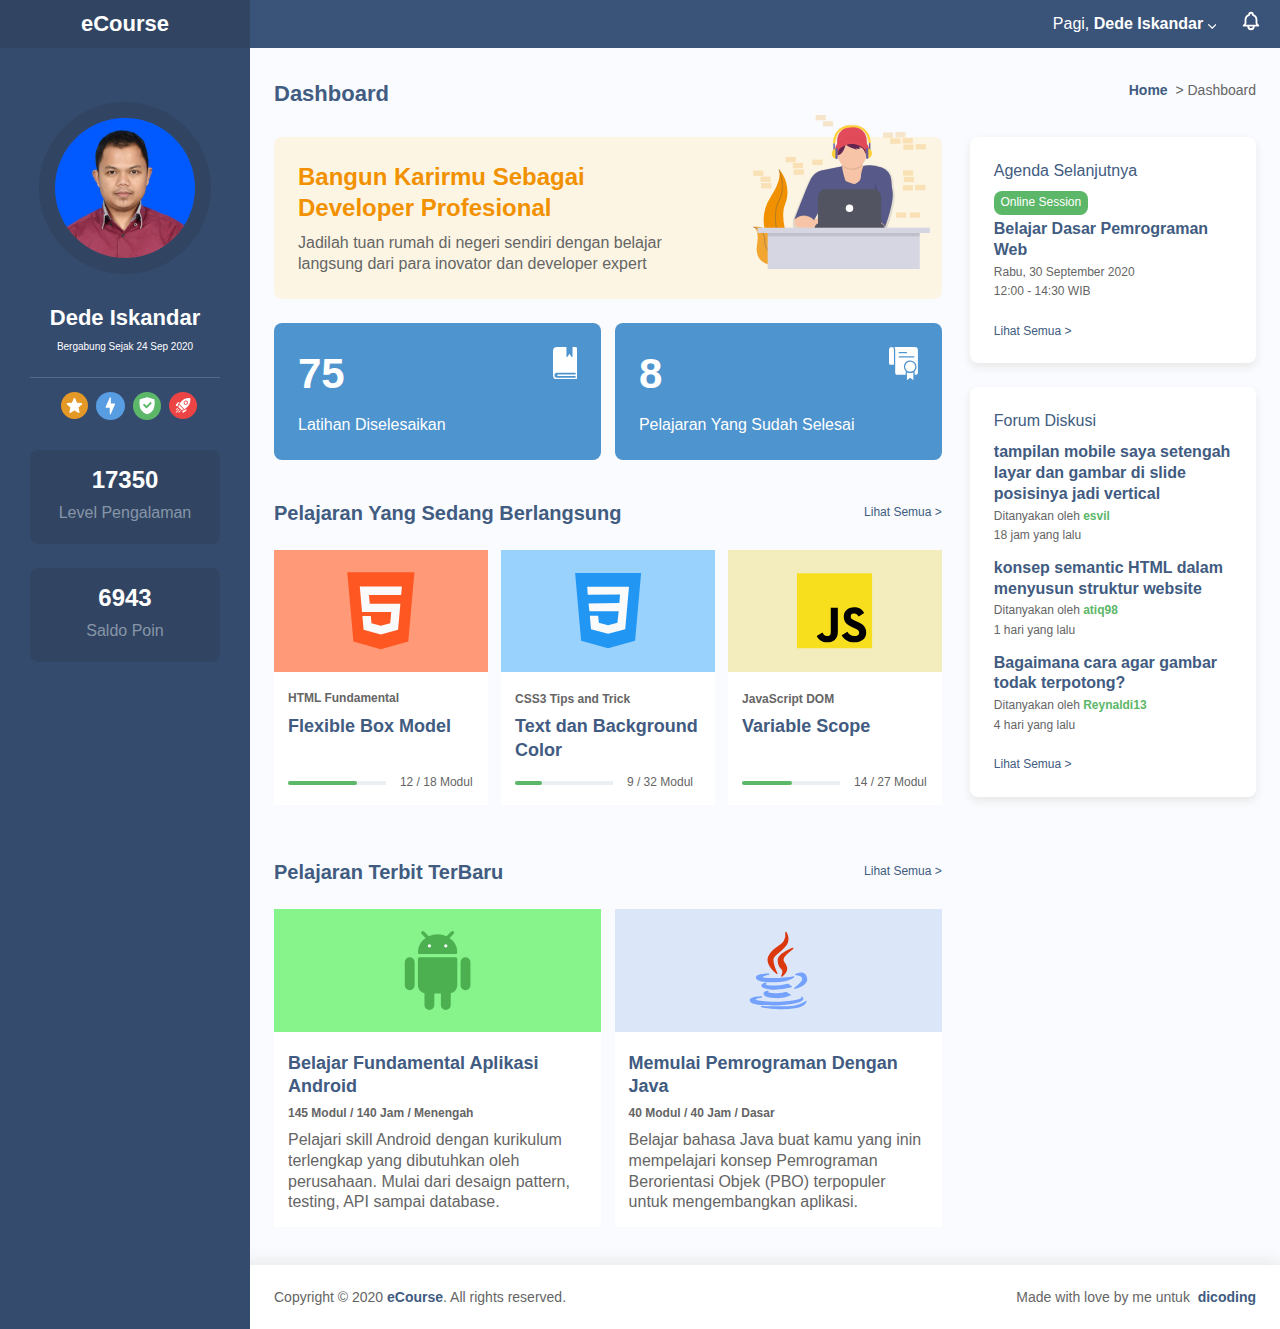
<file: index.html>
<!DOCTYPE html>
<html lang="en">
<head>
    <meta charset="UTF-8">
    <meta name="viewport" content="width=device-width, initial-scale=1.0">
    <title>eCourse - Dede Iskandar</title>
    <link rel="stylesheet" href="assets/style.css">
</head>
<body>

<div id="app" class="wrapper">
    <header class="flex flex-pinggir flex-middle" >
        <div class="brand flex flex-tengah flex-middle" style="margin-left: 16px; min-height: 48PX;">
            <h1 class="teks-tebal teks-7">eCourse</h1>
        </div>
        <ul class="flex flex-middle" style="margin-right: 18px;">
            <li>Pagi, <span class="teks-tebal">Dede Iskandar </span> 
            <svg width="8.438" height="4.984">
                <g data-name="Group 11">
                    <path data-name="Path 144"
                        d="M8.3.417L8.024.139a.463.463 0 00-.653 0L4.218 3.292 1.061.135a.463.463 0 00-.653 0L.132.412a.462.462 0 000 .653L3.89 4.837a.472.472 0 00.327.148.472.472 0 00.326-.148L8.3 1.074a.466.466 0 00.135-.33A.462.462 0 008.3.417z"
                        fill="currentColor" />
                </g>
            </svg>

            </li>
            <li id="notif" class="bki-6">
                <svg fill="none" viewBox="0 0 24 24" stroke="currentColor" width="22px" >
                    <path stroke-linecap="round" stroke-linejoin="round" stroke-width="2"
                        d="M15 17h5l-1.405-1.405A2.032 2.032 0 0118 14.158V11a6.002 6.002 0 00-4-5.659V5a2 2 0 10-4 0v.341C7.67 6.165 6 8.388 6 11v3.159c0 .538-.214 1.055-.595 1.436L4 17h5m6 0v1a3 3 0 11-6 0v-1m6 0H9" />
                    </svg>
            </li>

        </ul>
    </header>

    <main class="flex">
        <div class="content-wrapper l-6">
            <section class="flex flex-pinggir flex-middle bb-7">
                <h1 class="teks-tebal teks-7 warna-utama ba-3">Dashboard</h1>
                <div class="flex flex-middle teks-3 ">
                    <span class="teks-tebal warna-utama">Home</span>&nbsp; > Dashboard
                </div>
            </section>

            <div id="content" class="flex">
                <section id="main-content">
                    <article id="semangat" class="l-6 bulat">
                        <div class="dua-tiga">
                            <h2 class="teks-8 teks-oren teks-tebal bb-4">
                                Bangun Karirmu Sebagai Developer Profesional
                            </h2>
                            <p>Jadilah tuan rumah di negeri sendiri dengan belajar langsung dari para inovator dan developer expert</p>
                        </div>
                        <div class="gambar-ilustrasi">
                            <img src="assets/images/undraw_coding_6mjf.svg" alt="gambar-ilustrasi">
                        </div>
                    </article>

                    <aside id="identitas" class="teks-putih teks-tengah l-8 ba-4 bulat">
                        <div class="avatar">

                            <!-- Foto asli diri -->
                            <img src="assets/images/dd.jpg" alt="" width="160px">

                        </div>

                        <!-- Nama Sesuai Profil Dicoding -->
                        <h2 class="teks-7 teks-tebal bb-3">Dede Iskandar</h2>

                        <div class="teks-1">Bergabung Sejak 24 Sep 2020</div>
                        <ul id="lencana" class="flex flex-tengah ba-6 la-5">
                            <li class="bki-3">
                                <img src="assets/images/badge/3.svg" alt="badge-star" title="Rising Star : Pendatang baru">
                            </li>
                            <li class="bki-3">
                                <img src="assets/images/badge/1.svg" alt="badge-storm" title="Storm : Bersemangat belajar">
                            </li>
                            <li class="bki-3">
                                <img src="assets/images/badge/2.svg" alt="badge-shield"
                                    title="Consistent : Menyelesaikan pembelajaran tepat waktu">
                            </li>
                            <li class="bki-3">
                                <img src="assets/images/badge/4.svg" alt="badge-rocket"
                                    title="Rocket : Mendapatkan level pengalaman dengan cepat">
                            </li>
                        </ul>
                        <div class="bulat l-5 ba-6" style="background-color: #314562; color: #8795a9;">
                            <h3 class="teks-8 teks-putih teks-tebal bb-3">17350</h3>
                            <div class="bb-2">Level Pengalaman</div>
                        </div>
                        <div class="bulat l-5 ba-6" style="background-color: #314562; color: #8795a9;">
                            <h3 class="teks-8 teks-putih teks-tebal bb-3">6943</h3>
                            <div class="bb-2">Saldo Poin</div>
                        </div>
                    </aside>
                
                    <section class="flex ba-6 teks-putih">
                        <div class="l-6 bulat setengah bka-5" style="background-color: #4E94CE">
                            <div class="flex flex-pinggir">
                                <h2 class="teks-9 teks-tebal bb-5">
                                    75
                                </h2>
                                <svg width="24.181" height="32.402">
                                    <g data-name="Group 4">
                                        <path data-name="Path 93"
                                            d="M22.298 0h-2.79v9.441c0 .663-.671.991-1.19.158L16.48 6.651 14.633 9.6c-.523.829-1.19.5-1.19-.158V0H4.09A4.1 4.1 0 000 4.1v24.212a4.1 4.1 0 004.09 4.09h18.212a1.887 1.887 0 001.878-1.879V1.883A1.887 1.887 0 0022.298 0zm.35 27.538L4.88 27.56a.778.778 0 000 1.551h17.768v1.43a.315.315 0 01-.321.321H4.09a2.534 2.534 0 110-5.067h18.234a.328.328 0 01.324.324z"
                                            fill="#fff" />
                                    </g>
                                </svg>
                            </div>
                            <p class="teks-putih teks-semi-tebal">Latihan Diselesaikan</p>
                        </div>
                        <div class="l-6 bulat setengah" style="background-color: #4E94CE" style="margin-left: 24px;">
                            <div class="flex flex-pinggir">
                                <h2 class="teks-9 teks-tebal bb-5">
                                    8
                                </h2>
                                <svg width="28.906" height="33.198">
                                    <g data-name="Group 3">
                                        <g data-name="Group 2" fill="#fff">
                                            <path data-name="Path 90"
                                                d="M28.904 25.894V3.427A3.262 3.262 0 0025.726.083H5.368a4.005 4.005 0 01.827 2.519V25.89a1.982 1.982 0 002.023 1.858h8.465v-3.551a6.194 6.194 0 01-1.817-4.377 6.318 6.318 0 1110.818 4.377v3.551h1.528a1.775 1.775 0 001.692-1.854zM10.24 5.042h7.226a.62.62 0 010 1.239H10.24a.62.62 0 110-1.239zm14.655 5.364H10.24a.62.62 0 110-1.239h14.655a.62.62 0 110 1.239z" />
                                            <path data-name="Path 91"
                                                d="M2.932.083h-.454V0A2.643 2.643 0 00.001 2.6v13.214a1.927 1.927 0 001.734 2.023h3.221V2.6A2.588 2.588 0 002.932.083z" />
                                            <circle data-name="Ellipse 23" cx="5.079" cy="5.079" r="5.079"
                                                transform="translate(16.104 14.7)" />
                                            <path data-name="Path 92"
                                                d="M17.879 25.146l.083 8.052 2.808-2.106a.7.7 0 01.785 0l2.808 2.106v-8.01a6.235 6.235 0 01-3.221.908 5.9 5.9 0 01-3.263-.95z" />
                                        </g>
                                    </g>
                                </svg>
                            </div>
                            <p class="teks-putih teks-semi-tebal">Pelajaran Yang Sudah Selesai</p>
                        </div>
                    </section>
                
                    <section id="belajar" class="ba-9">
                        <div class="flex flex-pinggir flex-middle  bb-6">
                            <div class="teks-6 teks-tebal warna-utama">Pelajaran Yang Sedang Berlangsung</div>
                            <div class="teks-2" style="width: 100px; text-align: right;"><a href="#">Lihat Semua ></a></div>
                        </div>
                        <ul class="card flex flex-pinggir ">
                            <li class="satu-tiga bg-putih bb-5">
                                <img src="assets/images/cover/html.svg" alt="">
                                <div class="l-5">
                                    <div class="teks-2 bb-3 teks-tebal">HTML Fundamental</div>
                                    <a href="#">
                                        <h3 class="teks-5 teks-tebal warna-utama" style="min-height: 60px;">
                                            Flexible Box Model
                                        </h3>
                                    </a>
                                    <div class="flex flex-pinggir flex-middle">
                                        <div class="progress-bar">
                                            <span class="progress-bar-fill" style="width: 70%;"></span>
                                        </div>
                                        <div class="teks-2 teks-semi-tebal bki-5" style="width: 140px;">12 / 18 Modul</div>
                                    </div>
                                </div>
                            </li>
                
                            <li class="satu-tiga bg-putih bb-5">
                                
                                    <img src="assets/images/cover/css.svg" alt="">
                                    <div class="l-5">
                                        <div class="teks-2 bb-3 teks-tebal">CSS3 Tips and Trick</div>
                                        <a href="#">
                                            <h3 class="teks-5 teks-tebal warna-utama" style="min-height: 60px;">Text dan Background
                                            Color</h3>
                                        </a>
                                        <div class="flex flex-pinggir flex-middle">
                                            <div class="progress-bar">
                                                <span class="progress-bar-fill" style="width: 28%;"></span>
                                            </div>
                                            <div class="teks-2 teks-semi-tebal bki-5" style="width: 140px;">9 / 32 Modul</div>
                                        </div>
                                    </div>
                            </li>
                
                            <li class="satu-tiga bg-putih bb-5">
                                <img src="assets/images/cover/js.svg" alt="">
                                <div class="l-5">
                                    <div class="teks-2 bb-3 teks-tebal">JavaScript DOM</div>
                                    <a href="#">
                                        <h3 class="teks-5 teks-tebal warna-utama" style="min-height: 60px;">Variable Scope</h3>
                                    </a>
                                    <div class="flex flex-pinggir flex-middle">
                                        <div class="progress-bar">
                                            <span class="progress-bar-fill" style="width: 51%;"></span>
                                        </div>
                                        <div class="teks-2 teks-semi-tebal bki-5" style="width: 140px;">14 / 27 Modul</div>
                                    </div>
                                </div>
                            </li>
                        </ul>
                    </section>
                
                    <section class="ba-9">
                        <div class="flex flex-pinggir flex-middle  bb-6">
                            <div class="teks-6 teks-tebal warna-utama">Pelajaran Terbit TerBaru</div>
                            <div class="teks-2" style="width: 100px; text-align: right;"><a href="#">Lihat Semua ></a></div>
                        </div>
                        <ul class="card flex flex-pinggir">
                            <li class="setengah bg-putih bb-5">
                                <img src="assets/images/cover/android.svg" alt="">
                                <div class="l-5">
                                    <a href="#">
                                        <h3 class="teks-5 bb-3 teks-tebal warna-utama">Belajar Fundamental Aplikasi Android</h3>
                                    </a>
                                    <div class="teks-2 bb-3 teks-tebal">145 Modul / 140 Jam / Menengah</div>
                                    <p class="">
                                        Pelajari skill Android dengan kurikulum terlengkap yang dibutuhkan oleh perusahaan. Mulai
                                        dari desaign pattern,
                                        testing, API sampai database.
                                    </p>
                                </div>
                            </li>
                
                            <li class="setengah bg-putih bb-5">
                                
                                    <img src="assets/images/cover/java.svg" alt="">
                                    <div class="l-5">
                                        <a href="#">
                                            <h3 class="teks-5 bb-3 teks-tebal warna-utama">Memulai Pemrograman Dengan Java</h3>
                                        </a>
                                        <div class="teks-2 bb-3 teks-tebal">40 Modul / 40 Jam / Dasar</div>
                                        <p class="">
                                            Belajar bahasa Java buat kamu yang inin mempelajari konsep Pemrograman Berorientasi Objek
                                            (PBO) terpopuler untuk
                                            mengembangkan aplikasi.
                                        </p>
                                    </div>
                            </li>
                        </ul>
                    </section>
                </section>
                
                <section id="widget" class="bki-7">
                    <div id="agenda" class="bg-putih l-6 bulat bayangan">
                        <div class="bb-4">
                            <h3 class="warna-utama teks-semi-tebal">Agenda Selanjutnya</h3>
                        </div>
                        <div class="">
                            <ul>
                                <li>
                                    <div class="teks-2 teks-semi-tebal">
                                        <p id="kategori" class="teks-putih l-1 bulat teks-tengah bb-1">Online Session</p>
                                    </div>
                                    <h4 class="bb-1 warna-utama teks-tebal"><a href="#">Belajar Dasar Pemrograman Web</a></h4>
                                    <div class="bb-1 teks-2">Rabu, 30 September 2020</div>
                                    <div class="bb-1 teks-2">12:00 - 14:30 WIB</div>
                                </li>
                            </ul>
                        </div>
                
                        <div class="ba-6 teks-2">
                            <a href="#"> Lihat Semua ></a>
                        </div>
                    </div>
                
                    <div id="forum" class="bg-putih ba-6 l-6 bulat bayangan">
                        <div class="bb-4">
                            <h3 class="warna-utama teks-semi-tebal">Forum Diskusi</h3>
                        </div>
                        <div class="">
                            <ul>
                                <li class="bb-5">
                                    <h4 class="bb-1 warna-utama teks-tebal"><a href="#">tampilan mobile saya setengah layar dan gambar
                                            di slide posisinya jadi vertical</a></h4>
                                    <div class="bb-1 teks-2">Ditanyakan oleh <span class="teks-hijau teks-tebal">esvil</span></div>
                                    <div class="bb-1 teks-2">18 jam yang lalu</div>
                                </li>
                                <li class="bb-5">
                                    <h4 class="bb-1 warna-utama teks-tebal"><a href="#">konsep semantic HTML dalam menyusun struktur
                                            website</a></h4>
                                    <div class="bb-1 teks-2">Ditanyakan oleh <span class="teks-hijau teks-tebal">atiq98</span></div>
                                    <div class="bb-1 teks-2">1 hari yang lalu</div>
                                </li>
                                <li class="bb-5">
                                    <h4 class="bb-1 warna-utama teks-tebal"><a href="#">Bagaimana cara agar gambar todak terpotong?</a>
                                    </h4>
                                    <div class="bb-1 teks-2">Ditanyakan oleh <span class="teks-hijau teks-tebal">Reynaldi13</span></div>
                                    <div class="bb-1 teks-2">4 hari yang lalu</div>
                                </li>
                            </ul>
                        </div>
                
                        <div class="ba-6 teks-2">
                            <a href="#">Lihat Semua ></a>
                        </div>
                    </div>
                </section>
            </div>
        </div>
        <aside class="teks-putih teks-tengah l-8">
            <div class="avatar">

                <!-- Foto asli diri -->
                <img src="assets/images/dd.jpg" alt="" width="160px">

            </div>

            <!-- Nama Sesuai Profil Dicoding -->
            <h2 class="teks-7 teks-tebal bb-3">Dede Iskandar</h2>

            <div class="teks-1">Bergabung Sejak 24 Sep 2020</div>
            <ul id="lencana" class="flex flex-tengah ba-6 la-5">
                <li class="bki-3">
                    <img src="assets/images/badge/3.svg" alt="badge-star" title="Rising Star : Pendatang baru">
                </li>
                <li class="bki-3">
                    <img src="assets/images/badge/1.svg" alt="badge-storm" title="Storm : Bersemangat belajar">
                </li>
                <li class="bki-3">
                    <img src="assets/images/badge/2.svg" alt="badge-shield"
                        title="Consistent : Menyelesaikan pembelajaran tepat waktu">
                </li>
                <li class="bki-3">
                    <img src="assets/images/badge/4.svg" alt="badge-rocket"
                        title="Rocket : Mendapatkan level pengalaman dengan cepat">
                </li>
            </ul>
            <div class="bulat l-5 ba-6" style="background-color: #314562; color: #8795a9;">
                <h3 class="teks-8 teks-putih teks-tebal bb-3">17350</h3>
                <div class="bb-2">Level Pengalaman</div>
            </div>
            <div class="bulat l-5 ba-6" style="background-color: #314562; color: #8795a9;">
                <h3 class="teks-8 teks-putih teks-tebal bb-3">6943</h3>
                <div class="bb-2">Saldo Poin</div>
            </div>
        </aside>
    </main>

    <footer class="flex flex-pinggir teks-3">
        <div class="flex flex-middle flex-tengah">
            <div class="separator" style="min-height: 64px; background-color: #354B6E; z-index: 9999;"></div>
            <div id="copyright">
                Copyright © 2020 <span class="teks-tebal warna-utama"><a href="#">eCourse</a></span>. All rights reserved.
            </div>
        </div>
        <div id="author" class="flex flex-middle flex-tengah">
            Made with love by me untuk &nbsp;<a class="teks-tebal warna-utama" href="https://www.dicoding.com/"> dicoding</a>
        </div>
    </footer>

</div>

<!-- mobile nav -->
<nav id="menu-hp">
    <ul class="flex flex-sisi-pinggir l-5">
        <li class="menu teks-3">
            <a href="#app">
                <svg fill="none" viewBox="0 0 24 24" stroke="currentColor" width="26px" class="bb-3">
                    <path stroke-linecap="round" stroke-linejoin="round" stroke-width="1"
                        d="M3 12l2-2m0 0l7-7 7 7M5 10v10a1 1 0 001 1h3m10-11l2 2m-2-2v10a1 1 0 01-1 1h-3m-6 0a1 1 0 001-1v-4a1 1 0 011-1h2a1 1 0 011 1v4a1 1 0 001 1m-6 0h6" />
                </svg>
                Home
            </a>
        </li>
        
        <li class="menu teks-3">
            <a href="#agenda">
                <svg fill="none" viewBox="0 0 24 24" stroke="currentColor" width="26" class="bb-3">
                    <path stroke-linecap="round" stroke-linejoin="round"
                        d="M9 5H7a2 2 0 00-2 2v12a2 2 0 002 2h10a2 2 0 002-2V7a2 2 0 00-2-2h-2M9 5a2 2 0 002 2h2a2 2 0 002-2M9 5a2 2 0 012-2h2a2 2 0 012 2m-3 7h3m-3 4h3m-6-4h.01M9 16h.01" />
                    </svg>
                Agenda
            </a>
        </li>
        <li class="menu teks-3">
            <a href="#belajar">
                <svg fill="none" viewBox="0 0 24 24" stroke="currentColor" width="26px" class="bb-3">
                    <path stroke-linecap="round" stroke-linejoin="round" stroke-width="1"
                        d="M5 5a2 2 0 012-2h10a2 2 0 012 2v16l-7-3.5L5 21V5z" /></svg>
                Belajar
            </a>
        </li>
        <li class="menu teks-3">
            <a href="#forum">
                <svg fill="none" viewBox="0 0 24 24" stroke="currentColor" width="26px" class="bb-3">
                    <path stroke-linecap="round" stroke-linejoin="round" stroke-width="1"
                        d="M8.228 9c.549-1.165 2.03-2 3.772-2 2.21 0 4 1.343 4 3 0 1.4-1.278 2.575-3.006 2.907-.542.104-.994.54-.994 1.093m0 3h.01M21 12a9 9 0 11-18 0 9 9 0 0118 0z" />
                    </svg>
                Forum
            </a>
        </li>
        <li class="menu teks-3">
            <a href="#identitas">
                <svg fill="none" viewBox="0 0 24 24" stroke="currentColor" width="26px" class="bb-3">
                    <path stroke-linecap="round" stroke-linejoin="round" stroke-width="1"
                        d="M5.121 17.804A13.937 13.937 0 0112 16c2.5 0 4.847.655 6.879 1.804M15 10a3 3 0 11-6 0 3 3 0 016 0zm6 2a9 9 0 11-18 0 9 9 0 0118 0z" />
                    </svg>
                Profil
            </a>
        </li>
    </ul>
</nav>
<!-- End of mobile-nav -->

<script>
    document.querySelectorAll('a[href^="#"]').forEach(anchor => {
            anchor.addEventListener('click', function (e) {
                e.preventDefault();

                document.querySelector(this.getAttribute('href')).scrollIntoView({
                    behavior: 'smooth'
                });
            });
        });
</script>

</body>
</html>
</file>
<file: assets/style.css>
/* 
Oleh : Dede Iskandar
untuk Dicoding Indonesia

/* CSS Reset */
html, body, div, span, h1, h2, h3, h4, h5, h6, p, a, address, big, cite, code, del, dfn, em, img, ins, kbd, q, s, samp, small, strike, strong, sub, sup, tt, var, b, u, i, center, dl, dt, dd, ol, ul, li, fieldset, form, label, legend, table, caption, tbody, tfoot, thead, tr, th, td, article, aside, canvas, details, embed, figure, figcaption, footer, header, hgroup, menu, nav, section { margin: 0; padding: 0; border: 0; font-size: 100%; font: inherit; vertical-align: baseline; }
/* HTML5 display-role reset for older browsers */
article, aside, details, figcaption, figure, footer, header, hgroup, menu, nav, section { display: block; }
body { line-height: 1.3; }
ol, ul { list-style: none; }
blockquote, q { quotes: none; }
blockquote:before, blockquote:after,
q:before, q:after { content: ''; content: none; }
table { border-collapse: collapse; border-spacing: 0; }
a { color: #415B81; text-decoration: none; }
a:visited { color: #415B81; }
/* End of CSS Reset */

/* General */
body {
    font-family: 'Segoe UI', Tahoma, Geneva, Verdana, sans-serif;
    color: #656565;
    background-color: #F9FBFE;
}

header {
    background-color: #3A5379;
    color: white;
}

img:hover {
    filter: alpha(opacity=50);
        opacity: 0.5;
        -webkit-transition: opacity .15s ease-in-out;
        -moz-transition: opacity .15s ease-in-out;
        -ms-transition: opacity .15s ease-in-out;
        -o-transition: opacity .15s ease-in-out;
        transition: opacity .15s ease-in-out;
    cursor: pointer;
}

/* Definisi Warna */
.warna-utama { color: #415B81; }
.bg-putih { background-color: white; }
.teks-putih { color: white; }
.teks-oren { color: #F29100; }
.teks-hijau { color: #5CB768; }

/* Definisi Ukuran */
.teks-9 { font-size: 42px; }
.teks-8 { font-size: 24px; }
.teks-7 { font-size: 22px; }
.teks-6 { font-size: 20px; }
.teks-5 { font-size: 18px; }
.teks-4 { font-size: 16px; }
.teks-3 { font-size: 14px; }
.teks-2 { font-size: 12px; }
.teks-1 { font-size: 10px; }

/* Alignment */
.teks-tengah { text-align: center; }

/* style */
.teks-tebal { font-weight: 700; }
.teks-semi-tebal { font-weight: 500; }

/* Layout */
.hilang { display: none; }

.flex { display: flex; }
.flex-col { flex-direction: column; }
.flex-1 { flex-grow: 1; }
.flex-tengah { justify-content: center; }
.flex-pinggir { justify-content: space-between; }
.flex-sisi-pinggir { justify-content: space-evenly; }
.flex-middle { align-items: center; }

/* Ukuran Lebar */
.setengah { width: 49%; }
.satu-tiga { width: 32%; }
.dua-tiga { width: 64%; }
.lebar { width: 100%; }

/* BATAS */

/* Batas Atas */
.ba-1 { margin-top: 4px; }
.ba-2 { margin-top: 6px; }
.ba-3 { margin-top: 8px; }
.ba-4 { margin-top: 10px; }
.ba-5 { margin-top: 14px; }
.ba-6 { margin-top: 24px; }
.ba-7 { margin-top: 28px; }
.ba-8 { margin-top: 30px; }
.ba-9 { margin-top: 40px; }

/* Batas Bawah */
.bb-1 { margin-bottom: 4px; }
.bb-2 { margin-bottom: 6px; }
.bb-3 { margin-bottom: 8px; }
.bb-4 { margin-bottom: 10px; }
.bb-5 { margin-bottom: 14px; }
.bb-6 { margin-bottom: 24px; }
.bb-7 { margin-bottom: 28px; }
.bb-8 { margin-bottom: 30px; }
.bb-9 { margin-bottom: 40px; }

/* Batas Kanan */
.bka-0 { margin-right: 0px; }
.bka-1 { margin-right: 4px; }
.bka-2 { margin-right: 6px; }
.bka-3 { margin-right: 8px; }
.bka-4 { margin-right: 10px; }
.bka-5 { margin-right: 14px; }
.bka-6 { margin-right: 24px; }
.bka-7 { margin-right: 28px; }
.bka-8 { margin-right: 30px; }
.bka-9 { margin-right: 40px; }

/* Batas Kiri */
.bki-0 { margin-left: 0px; }
.bki-1 { margin-left: 4px; }
.bki-2 { margin-left: 6px; }
.bki-3 { margin-left: 8px; }
.bki-4 { margin-left: 10px; }
.bki-5 { margin-left: 14px; }
.bki-6 { margin-left: 24px; }
.bki-7 { margin-left: 28px; }
.bki-8 { margin-left: 30px; }
.bki-9 { margin-left: 40px; }


/* LAPISAN */

/* Lapisan Atas */
.la-0 { padding-top: 0px; }
.la-1 { padding-top: 4px; }
.la-2 { padding-top: 6px; }
.la-3 { padding-top: 8px; }
.la-4 { padding-top: 10px; }
.la-5 { padding-top: 14px; }
.la-6 { padding-top: 24px; }
.la-7 { padding-top: 28px; }
.la-8 { padding-top: 30px; }
.la-9 { padding-top: 40px; }

/* Lapisan Bawah */
.lb-0 { padding-bottom: 0px; }
.lb-1 { padding-bottom: 4px; }
.lb-2 { padding-bottom: 6px; }
.lb-3 { padding-bottom: 8px; }
.lb-4 { padding-bottom: 10px; }
.lb-5 { padding-bottom: 14px; }
.lb-6 { padding-bottom: 24px; }
.lb-7 { padding-bottom: 28px; }
.lb-8 { padding-bottom: 30px; }
.lb-9 { padding-bottom: 40px; }

/* Level Lapisan */
.l-0 { padding: 0px; }
.l-1 { padding: 4px; }
.l-2 { padding: 6px; }
.l-3 { padding: 8px; }
.l-4 { padding: 10px; }
.l-5 { padding: 14px; }
.l-6 { padding: 24px; }
.l-7 { padding: 28px; }
.l-8 { padding: 30px; }
.l-9 { padding: 40px; }

.wrapper {
    position: relative;
}

/* -- */

/* Progress Bar */
.progress-bar {
    width: 100%;
    background-color: #E9EFF3;
    height: 4px;
}

.progress-bar-fill {
    display: block;
    height: 4px;
    background-color: #5CB768;
    border-radius: 3px;

    transition: width 500ms ease-in-out;
}
/* End of Progress Bar */

/* Box Style  */
.bulat {
    border-radius: 8px;
}

.bayangan {
    box-shadow: 0 4px 8px #E8E8E8;
}
/* End of Box Style */

/* Identitas */
.content-wrapper {
    order: 2;
}

aside {
    order: 1;
    background-color: #354B6E;
    min-width: 250px;
    min-height: 100vh;
    box-sizing: border-box;
}

.avatar img{
    width: 140px;
    height: 140px;
    object-fit: cover;
    border-radius: 100%;
    object-position: top;
    border:  #314562 16px solid;
    margin: 24px 0;
}

#lencana {
    border-top: #536A8D 1px solid;
}

#identitas {
    background-color: #354B6E;
    /* display: block; */
}

/* End of Identitas */

/* Menu di hp */
#menu-hp {
    position: fixed;
    bottom: 0;
    background-color: #3A5379;
    color: white;
    width: 100%;
}

.menu a{
    display: flex;
    flex-direction: column;
    align-items: center;
    color: #F2F4F6;
}

.menu a:hover {
    color: white;
}

/* End of Menu di hp */

#main-content {
    width: 70%;
}

#widget {
    width: 30%;
}

#kategori {
    background-color: #5CB768;
    width: 86px;
}

/* End of Widget Kanan */

#semangat {
    background-color: #FCF5E3;
    position: relative;
    min-height: 150px;
    box-sizing: border-box;
}

.gambar-ilustrasi {
    position: absolute;
    right: 12px;
    top: -22px;
}

@media screen and (min-width: 993px) {
    .brand, .separator {
        background-color: #314562;
        margin-left: 0 !important;
        width: 250px;
        box-sizing: border-box;
    }

   #menu-hp {
       display: none;
   }

   #identitas {
       display: none;
   }

   footer {
       box-shadow: #E8E8E8 0px -3px 16px;
       background-color: #fff;
   }

   #copyright {
       margin-left: 24px;
   }

   #author {
       margin-right: 24px;
   }

}

/* mobile */
@media screen and (max-width: 321px) {
   #notif {
       margin-left: 4px;
   }
}

/* Extra small devices (portrait phones, less than 576px) */
@media (max-width: 575.98px) { 

    .container {
        padding: 24px 12px;
    }

    .dua-tiga {
        width: 100%;
    }

    #semangat {
        text-align: center;
    }

    .gambar-ilustrasi {
        margin-top: 32px;
        position: static;
    }

    #author {
        margin-top: 8px;
    }

    .satu-tiga {
        width: 100%;
    } 
    .setengah {
        width: 100%;
    } 

    .card {
        display: block;
    }

}

/* Medium devices (tablets, less than 992px) */
@media (max-width: 768px) { 

    aside
    {
        display: none;
    }

    #identitas {
        display: block;
    }

    #content {
        flex-direction: column;
    }
        
    .notif {
        margin-left: 0;
    }

    .content-wrapper {
        padding: 12px;
    }

    #main-content {
        width: 100%;
    }

    #widget {
        margin-left: 0;
        margin-top: 24px;
        width: 100%;
    }

    .separator {
        display: none;
    }

    footer {
        text-align: center;
        display: block !important;
        margin-top: 12px;
        margin-bottom: 120px;
    }

}
</file>
